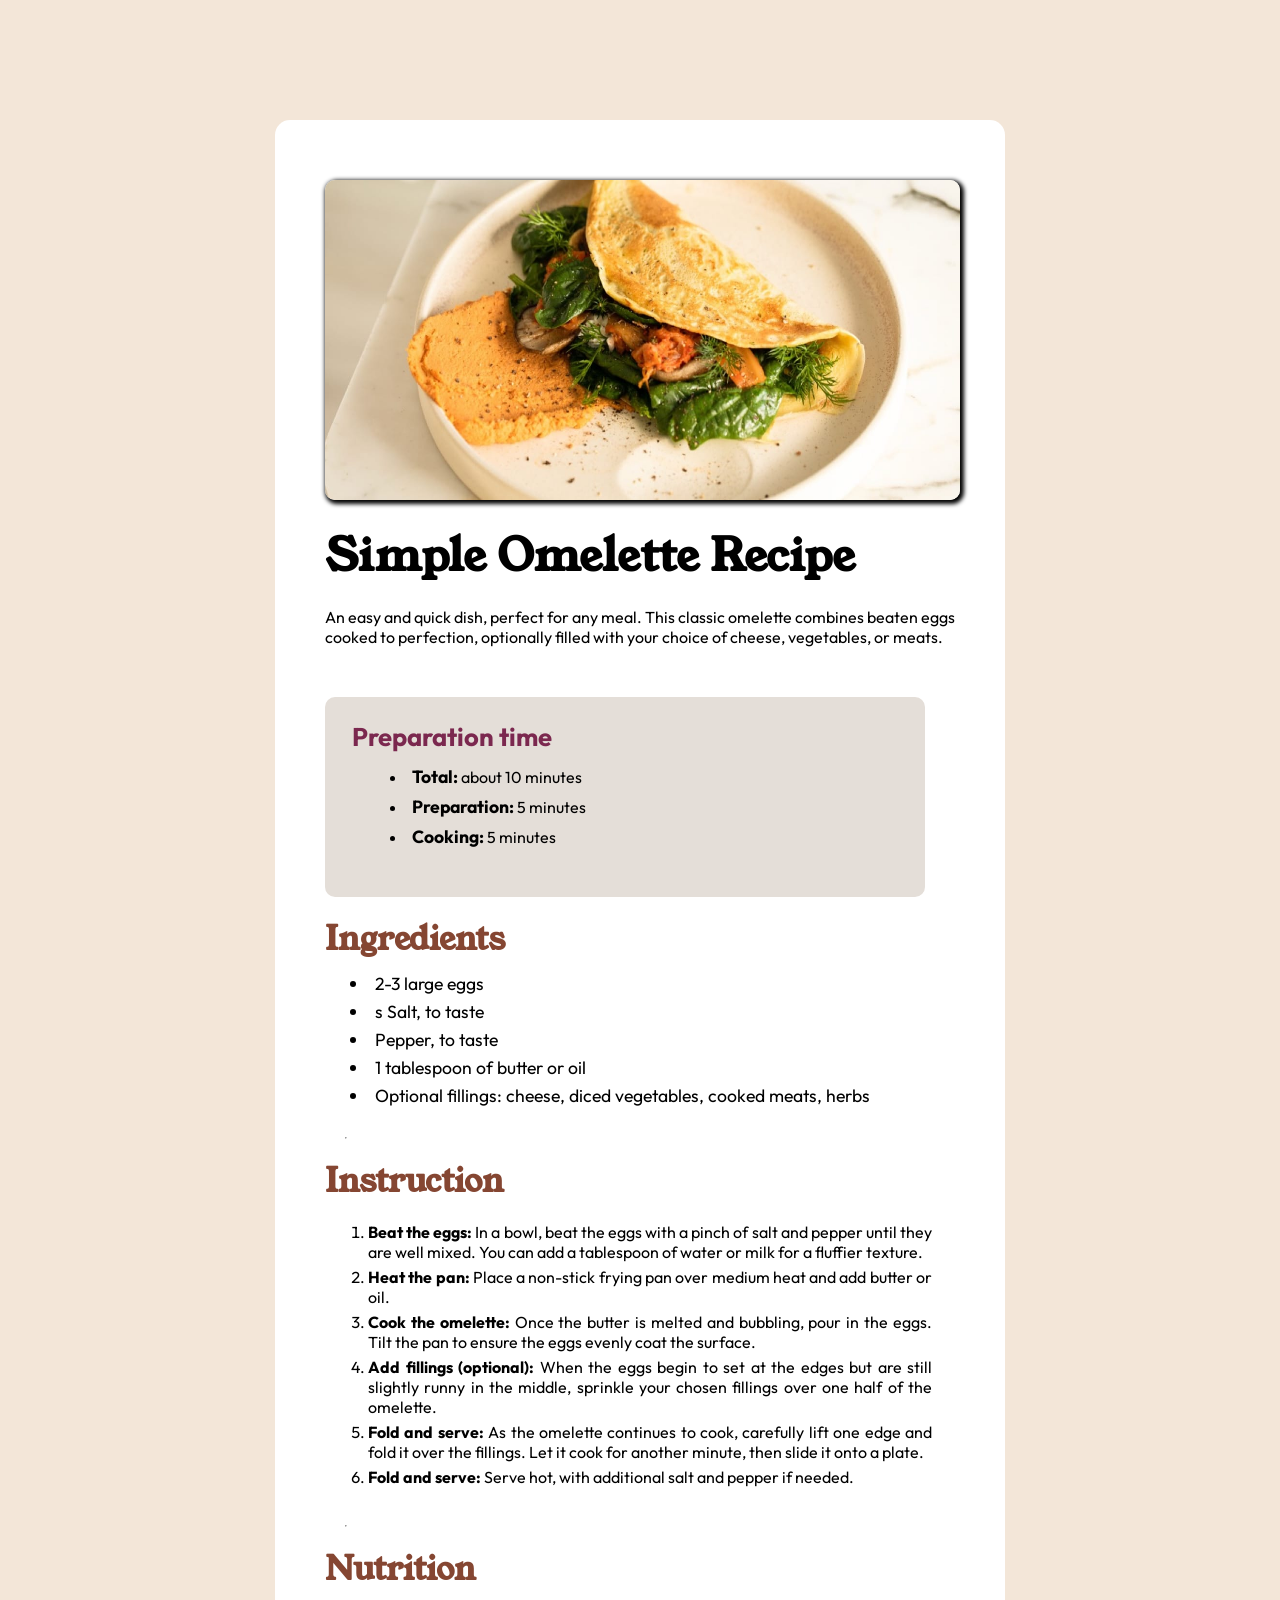
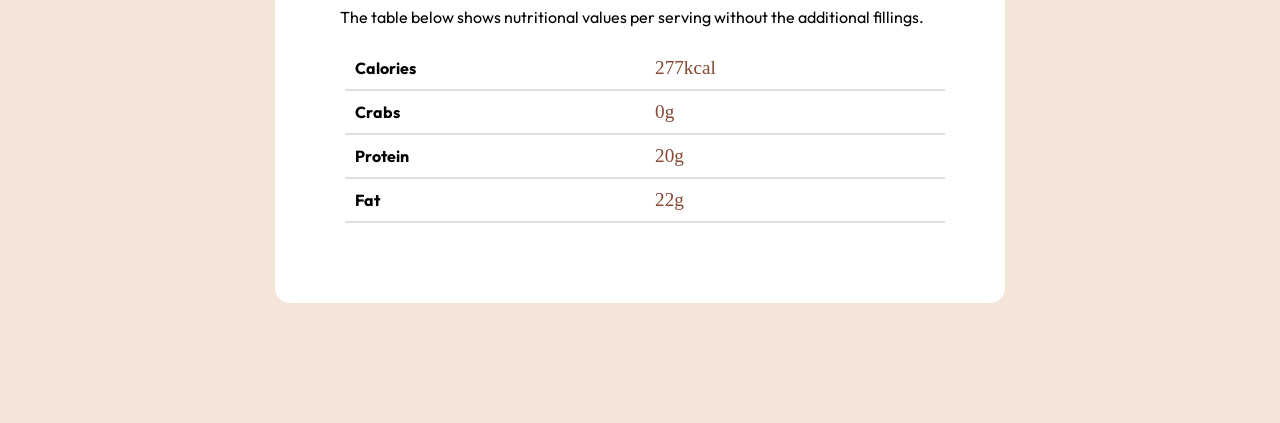
<file: index.html>
<!doctype html>
<html lang="en">
  <head>
    <meta charset="UTF-8" />
    <meta name="viewport" content="width=device-width, initial-scale=1.0" />
    <title>Food recipe</title>
    <link rel="stylesheet" href="style.css" />
  </head>
  <body>
    <main>
      <section class="container">
        <div class="image-container">
          <img src="./src/image/image-omelette.jpeg" alt="omelette photo " />
        </div>
        <div class="about">
          <h1 class="title">Simple Omelette Recipe</h1>
          <p class="discription">
            An easy and quick dish, perfect for any meal. This classic omelette
            combines beaten eggs cooked to perfection, optionally filled with
            your choice of cheese, vegetables, or meats.
          </p>
        </div>
        <div class="prepare-list">
          <h3>Preparation time</h3>
          <ul>
            <li class="prepare-item"><span>Total:</span> about 10 minutes</li>
            <li class="prepare-item"><span> Preparation:</span> 5 minutes</li>
            <li class="prepare-item"><span> Cooking:</span> 5 minutes</li>
          </ul>
        </div>
        <div class="ingrediants">
          <h2 class="ingredients-title">Ingredients</h2>
          <ul>
            <li class="ingredients-item">2-3 large eggs</li>
            <li class="ingredients-item">s Salt, to taste</li>
            <li class="ingredients-item">Pepper, to taste</li>
            <li class="ingredients-item">1 tablespoon of butter or oil</li>
            <li class="ingredients-item">
              Optional fillings: cheese, diced vegetables, cooked meats, herbs
            </li>
          </ul>
        </div>
        <hr />
        <div class="instruction-container">
          <h2 class="instruction-titile">Instruction</h2>
          <ol>
            <li class="instruction-list">
              <span>Beat the eggs:</span> In a bowl, beat the eggs with a pinch
              of salt and pepper until they are well mixed. You can add a
              tablespoon of water or milk for a fluffier texture.
            </li>
            <li class="instruction-list">
              <span>Heat the pan: </span> Place a non-stick frying pan over
              medium heat and add butter or oil.
            </li>
            <li class="instruction-list">
              <span>Cook the omelette:</span> Once the butter is melted and
              bubbling, pour in the eggs. Tilt the pan to ensure the eggs evenly
              coat the surface.
            </li>
            <li class="instruction-list">
              <span>Add fillings (optional): </span> When the eggs begin to set
              at the edges but are still slightly runny in the middle, sprinkle
              your chosen fillings over one half of the omelette.
            </li>
            <li class="instruction-list">
              <span>Fold and serve:</span> As the omelette continues to cook,
              carefully lift one edge and fold it over the fillings. Let it cook
              for another minute, then slide it onto a plate.
            </li>
            <li class="instruction-list">
              <span>Fold and serve:</span> Serve hot, with additional salt and
              pepper if needed.
            </li>
          </ol>
        </div>
        <hr />
        <div class="nutrition-container">
          <h2 class="nutrition">Nutrition</h2>

          <p class="nutrition-text">
            The table below shows nutritional values per serving without the
            additional fillings.
          </p>
          <table>
            <tr>
              <th>Calories</th>
              <td>277kcal</td>
            </tr>
            <tr>
              <th>Crabs</th>
              <td>0g</td>
            </tr>
            <tr>
              <th>Protein</th>
              <td>20g</td>
            </tr>
            <tr>
              <th>Fat</th>
              <td>22g</td>
            </tr>
          </table>
        </div>
      </section>
    </main>
  </body>
</html>
</file>
<file: style.css>
@font-face {
  font-family: "Young-serif";
  src: url(src/Fonts/YoungSerif-Regular.ttf);
}
@font-face {
  font-family: "outfit";
  src: url(src/Fonts/Outfit-VariableFont_wght.ttf);
}

* {
  padding: 0;
  margin: 0;
  box-sizing: border-box;
  text-align: justify;
}

main {
  /* font-family: young-serf; */
  background-color: hsl(30, 54%, 90%);
  padding-inline: 250px;
  padding-block: 20px;
  font-family: outfit;
}

.container {
  width: 730px;
  margin: 100px auto;
  background-color: hsl(0, 0%, 100%);
  padding: 60px 50px;
  border-radius: 15px;
  display: flex;
  flex-direction: column;
  align-items: start;
}

.container img {
  width: 635px;
  height: 320px;
  border-radius: 10px;
  box-shadow: 2px 2px 4px 2px black;
}


.container .title {
  margin: 20px 0px;
  font-size: 2.8em;
  font-family: Young-serif;
}

.discription {
  margin: 0px 0px 30px 0px;
}
.container .prepare-list {
  width: 600px;
  height: 200px;
  margin: 20px 0px;
  background-color: hsl(30, 18%, 87%);
  line-height: 30px;
  list-style-position: inside;
  padding: 25px;
  border-radius: 10px;
}
.container .prepare-list h3 {
  font-size: 1.6em;
  margin: 0px 20px 10px 2px;
  color: hsl(332, 51%, 32%);
}
.container .prepare-list .prepare-item {
  margin-left: 20px;
}
.container .prepare-list .prepare-item span {
  font-size: 1.1em;
  font-weight: bold;
}
.container .ingredients-title,
.instruction-titile,
.nutrition {
  font-family: young-serif;
  color: hsl(14, 45%, 36%);
  font-size: 2em;
}

.container ul {
  padding-left: 10px;
  list-style-position: inside;
  margin: 10px;
}
.container ul .ingredients-item {
  margin: 5px;
  font-size: 1.1em;
}
hr {
  margin: 20px;
}


.container ol {
  margin: 18px;
  padding-left: 20px;
  line-height: 20px;
}

.container ol li {
  margin: 5px;
}

.container ol li span {
  font-weight: bold;
}

.container .nutrition-text {
  margin: 15px;
}

table,
td,
th {
  margin: 20px;
  width: 600px;
  border-bottom: 2px solid hsl(30, 18%, 87%);
}

table {
  border-collapse: collapse;
}

th,
td {
  padding: 10px;
}

td {
  font-family: yyoung-serif;
  font-size: 1.2em;
  color: hsl(14, 45%, 36%);
}


@media screen and (max-width: 768px) {
  main {
    padding-inline: 20px;
  }
   
  .container {
    width: 100%;
    margin: 20px auto;
    padding: 20px;
  }
  .image-container {
    width: 300px;
    margin: 20px auto;
  }
  .container img {
  width: 300px;
  height: 200px;
  object-fit: cover;
  }

  .container .title {
    font-size: 1.5em;
  }

  .discription{
    font-size: 0.9em;
  }

  .container .prepare-list{ 
    width: 100%;
    height: auto;
    padding: 15px;
  }

  .container .prepare-list h3{
    font-size: 1.2em;
  }

  .container .prepare-list .prepare-item span{
    font-size: 1em;
  }


  .container .prepare-list .prepare-item{
    margin-left: 10px;
  }

  .container .ingredients-title,
.instruction-titile,
.nutrition {
    font-size: 1.5em;
  }

  .container ul {
    padding-left: 10px;
    list-style-position: inside;
    margin: 10px;
  }
  .container ul .ingredients-item {
    margin: 5px;
    font-size: 1em;
  }

  .instruction-list{
    padding-block: 5px;
  }

  table,
td,
th {
    margin: 10px;
    width: 100%;
    border-bottom: 1px solid hsl(30, 18%, 87%);
  }

  
}


@media screen and (max-width: 1024px){
   main {
    padding-inline: 20px;
  }
}
</file>
